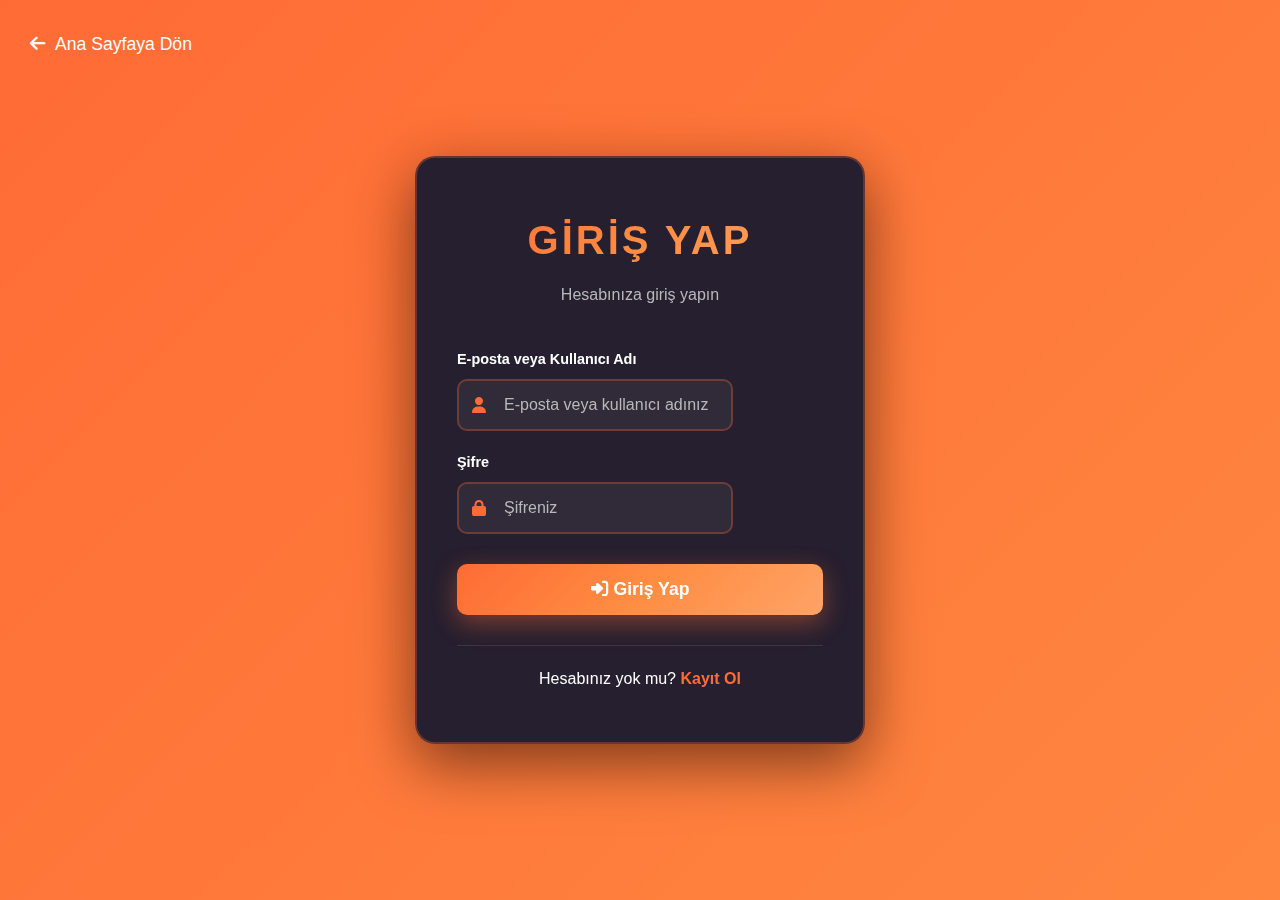
<file: login.html>
<!DOCTYPE html>
<html lang="tr">
<head>
    <meta charset="UTF-8">
    <meta name="viewport" content="width=device-width, initial-scale=1.0">
    <title>Giriş Yap - Meter</title>
    <link rel="stylesheet" href="styles.css">
    <link rel="stylesheet" href="https://cdnjs.cloudflare.com/ajax/libs/font-awesome/6.4.0/css/all.min.css">
    <style>
        .auth-container {
            min-height: 100vh;
            display: flex;
            align-items: center;
            justify-content: center;
            background: linear-gradient(135deg, #FF6B35 0%, #FF8C42 30%, #FFA366 60%, #FFB88C 100%);
            background-size: 400% 400%;
            animation: gradientShift 10s ease infinite;
            padding: 40px 20px;
        }

        .auth-box {
            background: rgba(26, 26, 46, 0.95);
            backdrop-filter: blur(20px);
            border-radius: 20px;
            padding: 50px 40px;
            width: 100%;
            max-width: 450px;
            box-shadow: 0 20px 60px rgba(0, 0, 0, 0.5),
                        0 0 40px rgba(255, 107, 53, 0.3);
            border: 2px solid rgba(255, 107, 53, 0.3);
        }

        .auth-header {
            text-align: center;
            margin-bottom: 40px;
        }

        .auth-header h1 {
            font-size: 2.5rem;
            font-weight: 900;
            background: linear-gradient(135deg, #FF6B35, #FF8C42, #FFA366);
            -webkit-background-clip: text;
            -webkit-text-fill-color: transparent;
            background-clip: text;
            margin-bottom: 10px;
            letter-spacing: 3px;
        }

        .auth-header p {
            color: var(--text-gray);
            font-size: 1rem;
        }

        .auth-form {
            display: flex;
            flex-direction: column;
            gap: 20px;
        }

        .form-group {
            display: flex;
            flex-direction: column;
            gap: 8px;
        }

        .form-group label {
            color: var(--text-light);
            font-weight: 600;
            font-size: 0.9rem;
        }

        .form-group input {
            padding: 15px 20px;
            background: rgba(255, 255, 255, 0.05);
            border: 2px solid rgba(255, 107, 53, 0.3);
            border-radius: 10px;
            color: var(--text-light);
            font-size: 1rem;
            transition: all 0.3s ease;
        }

        .form-group input:focus {
            outline: none;
            border-color: var(--primary-color);
            background: rgba(255, 255, 255, 0.08);
            box-shadow: 0 0 20px rgba(255, 107, 53, 0.2);
        }

        .form-group input::placeholder {
            color: var(--text-gray);
        }

        .input-icon {
            position: relative;
        }

        .input-icon i {
            position: absolute;
            left: 15px;
            top: 50%;
            transform: translateY(-50%);
            color: var(--primary-color);
        }

        .input-icon input {
            padding-left: 45px;
        }

        .auth-btn {
            padding: 15px;
            background: linear-gradient(135deg, #FF6B35, #FF8C42, #FFA366);
            color: white;
            border: none;
            border-radius: 10px;
            font-size: 1.1rem;
            font-weight: 700;
            cursor: pointer;
            transition: all 0.3s ease;
            box-shadow: 0 8px 25px rgba(255, 107, 53, 0.4);
            margin-top: 10px;
        }

        .auth-btn:hover {
            transform: translateY(-2px);
            box-shadow: 0 12px 35px rgba(255, 107, 53, 0.6);
            background: linear-gradient(135deg, #FF8C42, #FFA366, #FFB88C);
        }

        .auth-footer {
            text-align: center;
            margin-top: 30px;
            padding-top: 20px;
            border-top: 1px solid rgba(255, 255, 255, 0.1);
        }

        .auth-footer a {
            color: var(--primary-color);
            text-decoration: none;
            font-weight: 600;
            transition: color 0.3s ease;
        }

        .auth-footer a:hover {
            color: #FF8C42;
        }

        .back-link {
            position: absolute;
            top: 30px;
            left: 30px;
            color: white;
            text-decoration: none;
            font-size: 1.1rem;
            display: flex;
            align-items: center;
            gap: 10px;
            transition: all 0.3s ease;
            z-index: 10;
        }

        .back-link:hover {
            transform: translateX(-5px);
            color: var(--primary-color);
        }
    </style>
</head>
<body>
    <a href="index.html" class="back-link">
        <i class="fas fa-arrow-left"></i>
        Ana Sayfaya Dön
    </a>
    
    <div class="auth-container">
        <div class="auth-box">
            <div class="auth-header">
                <h1>GİRİŞ YAP</h1>
                <p>Hesabınıza giriş yapın</p>
            </div>
            
            <form class="auth-form" onsubmit="event.preventDefault(); showNotification('Giriş başarılı!');">
                <div class="form-group">
                    <label for="email">E-posta veya Kullanıcı Adı</label>
                    <div class="input-icon">
                        <i class="fas fa-user"></i>
                        <input type="text" id="email" name="email" placeholder="E-posta veya kullanıcı adınız" required>
                    </div>
                </div>
                
                <div class="form-group">
                    <label for="password">Şifre</label>
                    <div class="input-icon">
                        <i class="fas fa-lock"></i>
                        <input type="password" id="password" name="password" placeholder="Şifreniz" required>
                    </div>
                </div>
                
                <button type="submit" class="auth-btn">
                    <i class="fas fa-sign-in-alt"></i> Giriş Yap
                </button>
            </form>
            
            <div class="auth-footer">
                <p>Hesabınız yok mu? <a href="register.html">Kayıt Ol</a></p>
            </div>
        </div>
    </div>

    <script src="script.js"></script>
</body>
</html>
</file>
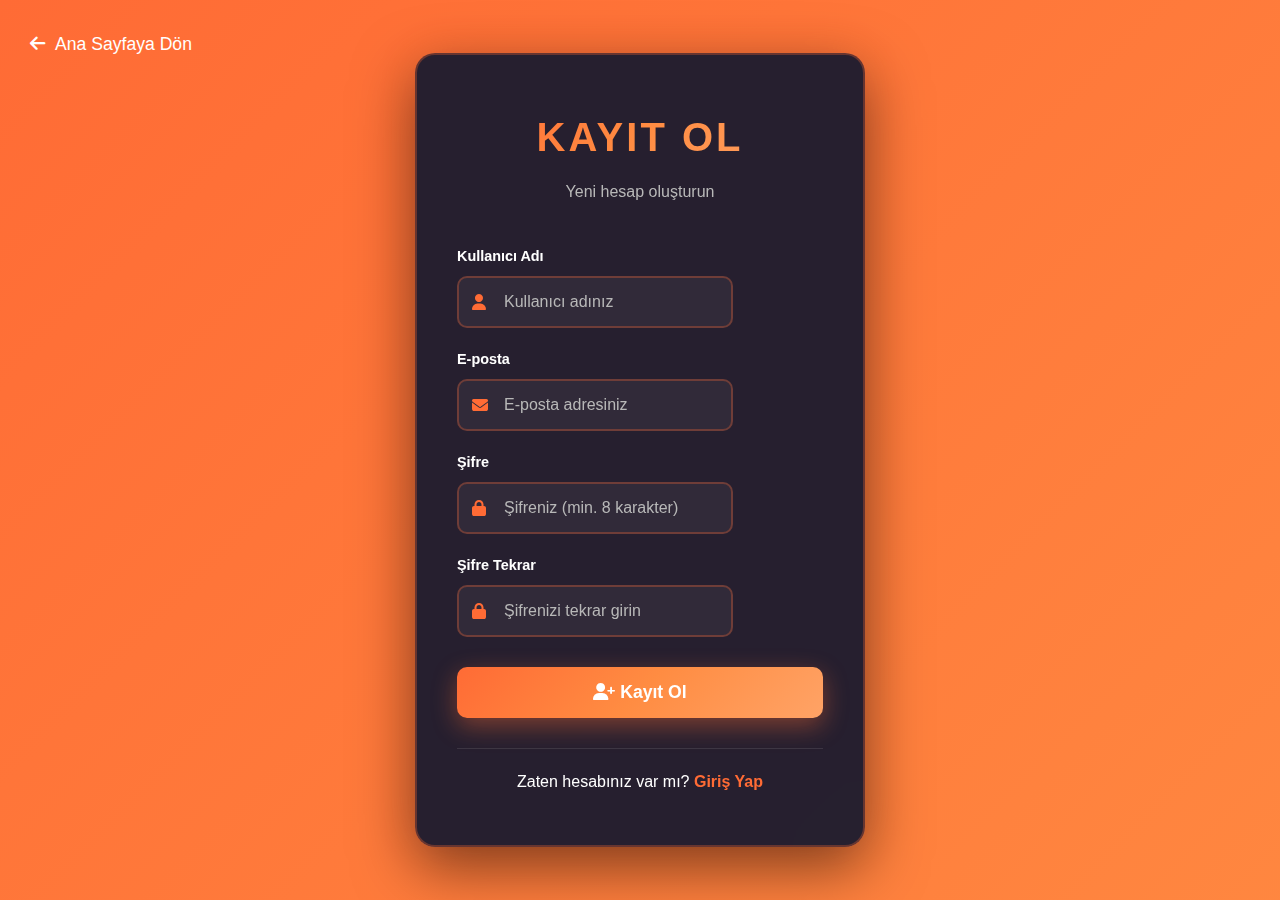
<file: register.html>
<!DOCTYPE html>
<html lang="tr">
<head>
    <meta charset="UTF-8">
    <meta name="viewport" content="width=device-width, initial-scale=1.0">
    <title>Kayıt Ol - Meter</title>
    <link rel="stylesheet" href="styles.css">
    <link rel="stylesheet" href="https://cdnjs.cloudflare.com/ajax/libs/font-awesome/6.4.0/css/all.min.css">
    <style>
        .auth-container {
            min-height: 100vh;
            display: flex;
            align-items: center;
            justify-content: center;
            background: linear-gradient(135deg, #FF6B35 0%, #FF8C42 30%, #FFA366 60%, #FFB88C 100%);
            background-size: 400% 400%;
            animation: gradientShift 10s ease infinite;
            padding: 40px 20px;
        }

        .auth-box {
            background: rgba(26, 26, 46, 0.95);
            backdrop-filter: blur(20px);
            border-radius: 20px;
            padding: 50px 40px;
            width: 100%;
            max-width: 450px;
            box-shadow: 0 20px 60px rgba(0, 0, 0, 0.5),
                        0 0 40px rgba(255, 107, 53, 0.3);
            border: 2px solid rgba(255, 107, 53, 0.3);
        }

        .auth-header {
            text-align: center;
            margin-bottom: 40px;
        }

        .auth-header h1 {
            font-size: 2.5rem;
            font-weight: 900;
            background: linear-gradient(135deg, #FF6B35, #FF8C42, #FFA366);
            -webkit-background-clip: text;
            -webkit-text-fill-color: transparent;
            background-clip: text;
            margin-bottom: 10px;
            letter-spacing: 3px;
        }

        .auth-header p {
            color: var(--text-gray);
            font-size: 1rem;
        }

        .auth-form {
            display: flex;
            flex-direction: column;
            gap: 20px;
        }

        .form-group {
            display: flex;
            flex-direction: column;
            gap: 8px;
        }

        .form-group label {
            color: var(--text-light);
            font-weight: 600;
            font-size: 0.9rem;
        }

        .form-group input {
            padding: 15px 20px;
            background: rgba(255, 255, 255, 0.05);
            border: 2px solid rgba(255, 107, 53, 0.3);
            border-radius: 10px;
            color: var(--text-light);
            font-size: 1rem;
            transition: all 0.3s ease;
        }

        .form-group input:focus {
            outline: none;
            border-color: var(--primary-color);
            background: rgba(255, 255, 255, 0.08);
            box-shadow: 0 0 20px rgba(255, 107, 53, 0.2);
        }

        .form-group input::placeholder {
            color: var(--text-gray);
        }

        .input-icon {
            position: relative;
        }

        .input-icon i {
            position: absolute;
            left: 15px;
            top: 50%;
            transform: translateY(-50%);
            color: var(--primary-color);
        }

        .input-icon input {
            padding-left: 45px;
        }

        .auth-btn {
            padding: 15px;
            background: linear-gradient(135deg, #FF6B35, #FF8C42, #FFA366);
            color: white;
            border: none;
            border-radius: 10px;
            font-size: 1.1rem;
            font-weight: 700;
            cursor: pointer;
            transition: all 0.3s ease;
            box-shadow: 0 8px 25px rgba(255, 107, 53, 0.4);
            margin-top: 10px;
        }

        .auth-btn:hover {
            transform: translateY(-2px);
            box-shadow: 0 12px 35px rgba(255, 107, 53, 0.6);
            background: linear-gradient(135deg, #FF8C42, #FFA366, #FFB88C);
        }

        .auth-footer {
            text-align: center;
            margin-top: 30px;
            padding-top: 20px;
            border-top: 1px solid rgba(255, 255, 255, 0.1);
        }

        .auth-footer a {
            color: var(--primary-color);
            text-decoration: none;
            font-weight: 600;
            transition: color 0.3s ease;
        }

        .auth-footer a:hover {
            color: #FF8C42;
        }

        .back-link {
            position: absolute;
            top: 30px;
            left: 30px;
            color: white;
            text-decoration: none;
            font-size: 1.1rem;
            display: flex;
            align-items: center;
            gap: 10px;
            transition: all 0.3s ease;
            z-index: 10;
        }

        .back-link:hover {
            transform: translateX(-5px);
            color: var(--primary-color);
        }
    </style>
</head>
<body>
    <a href="index.html" class="back-link">
        <i class="fas fa-arrow-left"></i>
        Ana Sayfaya Dön
    </a>
    
    <div class="auth-container">
        <div class="auth-box">
            <div class="auth-header">
                <h1>KAYIT OL</h1>
                <p>Yeni hesap oluşturun</p>
            </div>
            
            <form class="auth-form" onsubmit="event.preventDefault(); showNotification('Kayıt başarılı!');">
                <div class="form-group">
                    <label for="username">Kullanıcı Adı</label>
                    <div class="input-icon">
                        <i class="fas fa-user"></i>
                        <input type="text" id="username" name="username" placeholder="Kullanıcı adınız" required>
                    </div>
                </div>
                
                <div class="form-group">
                    <label for="email">E-posta</label>
                    <div class="input-icon">
                        <i class="fas fa-envelope"></i>
                        <input type="email" id="email" name="email" placeholder="E-posta adresiniz" required>
                    </div>
                </div>
                
                <div class="form-group">
                    <label for="password">Şifre</label>
                    <div class="input-icon">
                        <i class="fas fa-lock"></i>
                        <input type="password" id="password" name="password" placeholder="Şifreniz (min. 8 karakter)" required>
                    </div>
                </div>
                
                <div class="form-group">
                    <label for="password-confirm">Şifre Tekrar</label>
                    <div class="input-icon">
                        <i class="fas fa-lock"></i>
                        <input type="password" id="password-confirm" name="password-confirm" placeholder="Şifrenizi tekrar girin" required>
                    </div>
                </div>
                
                <button type="submit" class="auth-btn">
                    <i class="fas fa-user-plus"></i> Kayıt Ol
                </button>
            </form>
            
            <div class="auth-footer">
                <p>Zaten hesabınız var mı? <a href="login.html">Giriş Yap</a></p>
            </div>
        </div>
    </div>

    <script src="script.js"></script>
</body>
</html>
</file>
<file: styles.css>
/* Reset & Base Styles */
* {
    margin: 0;
    padding: 0;
    box-sizing: border-box;
}

:root {
    --primary-color: #FF6B35;
    --secondary-color: #2c3e50;
    --accent-color: #FF8C42;
    --dark-bg: #2a1a0e;
    --darker-bg: #1a0f08;
    --text-light: #ffffff;
    --text-gray: #b8b8b8;
    --gradient-1: linear-gradient(135deg, #FF6B35 0%, #FF8C42 50%, #FFA366 100%);
    --gradient-2: linear-gradient(135deg, #FF8C42 0%, #FFA366 50%, #FFB88C 100%);
    --gradient-3: linear-gradient(135deg, #FF6B35 0%, #FF8C42 30%, #FFA366 60%, #FFB88C 100%);
    --shadow: 0 10px 30px rgba(0, 0, 0, 0.3);
    --shadow-hover: 0 15px 40px rgba(0, 0, 0, 0.4);
}

body {
    font-family: 'Segoe UI', Tahoma, Geneva, Verdana, sans-serif;
    background: var(--darker-bg);
    color: var(--text-light);
    line-height: 1.6;
    overflow-x: hidden;
}

.container {
    max-width: 1200px;
    margin: 0 auto;
    padding: 0 20px;
}

/* Header */
.header {
    background: var(--dark-bg);
    padding: 10px 0;
    border-bottom: 1px solid rgba(255, 255, 255, 0.1);
}

.header-top {
    display: flex;
    justify-content: center;
    align-items: center;
    flex-wrap: wrap;
    gap: 15px;
}

.server-info {
    display: flex;
    gap: 20px;
    flex-wrap: wrap;
    align-items: center;
    justify-content: center;
    width: 100%;
}

.server-info span {
    display: flex;
    align-items: center;
    gap: 8px;
    font-size: 14px;
    color: var(--text-gray);
}

.server-info i {
    color: var(--primary-color);
}

.copy-btn-large {
    background: linear-gradient(135deg, #FF6B35, #FF8C42, #FFA366);
    color: white;
    border: none;
    padding: 20px 40px;
    border-radius: 15px;
    cursor: pointer;
    font-size: 1.3rem;
    font-weight: 700;
    transition: all 0.3s ease;
    box-shadow: 0 8px 30px rgba(255, 107, 53, 0.4);
    border: 3px solid rgba(255, 255, 255, 0.2);
    display: flex;
    align-items: center;
    gap: 15px;
    letter-spacing: 1px;
    text-transform: uppercase;
}

.copy-btn-large:hover {
    background: linear-gradient(135deg, #FF8C42, #FFA366, #FFB88C);
    transform: translateY(-3px);
    box-shadow: 0 12px 40px rgba(255, 107, 53, 0.6);
    border-color: rgba(255, 255, 255, 0.3);
}

.copy-btn-large i {
    font-size: 1.5rem;
}

.header-actions {
    display: flex;
    gap: 10px;
}

.btn-login,
.btn-register {
    padding: 8px 20px;
    border-radius: 5px;
    text-decoration: none;
    font-size: 14px;
    transition: all 0.3s ease;
}

.btn-login {
    background: transparent;
    border: 1px solid var(--primary-color);
    color: var(--primary-color);
}

.btn-login:hover {
    background: var(--primary-color);
    color: white;
}

.btn-register {
    background: var(--primary-color);
    color: white;
    border: 1px solid var(--primary-color);
}

.btn-register:hover {
    background: #E55A2B;
}

/* Navigation */
.navbar {
    background: var(--dark-bg);
    padding: 15px 0;
    position: sticky;
    top: 0;
    z-index: 1000;
    box-shadow: 0 2px 10px rgba(0, 0, 0, 0.2);
}

.nav-wrapper {
    display: flex;
    justify-content: space-between;
    align-items: center;
}

.logo {
    display: flex;
    align-items: center;
}

.meter-logo-text {
    font-size: 2rem;
    font-weight: 900;
    background: linear-gradient(135deg, #FF6B35, #FF8C42, #FFA366);
    -webkit-background-clip: text;
    -webkit-text-fill-color: transparent;
    background-clip: text;
    letter-spacing: 4px;
    text-transform: uppercase;
    position: relative;
}

.meter-logo-text::after {
    content: '';
    position: absolute;
    bottom: -5px;
    left: 0;
    width: 100%;
    height: 3px;
    background: linear-gradient(90deg, #FF6B35, #FF8C42, #FFA366);
    border-radius: 2px;
}


.nav-menu {
    display: flex;
    list-style: none;
    gap: 30px;
    align-items: center;
}

.nav-menu a {
    color: var(--text-light);
    text-decoration: none;
    font-weight: 500;
    transition: color 0.3s ease;
    position: relative;
    padding: 5px 0;
}

.nav-menu a::after {
    content: '';
    position: absolute;
    bottom: 0;
    left: 0;
    width: 0;
    height: 2px;
    background: var(--primary-color);
    transition: width 0.3s ease;
}

.nav-menu a:hover::after,
.nav-menu a.active::after {
    width: 100%;
}

.nav-menu a:hover,
.nav-menu a.active {
    color: var(--primary-color);
}

.nav-toggle {
    display: none;
    flex-direction: column;
    cursor: pointer;
    gap: 5px;
}

.nav-toggle span {
    width: 25px;
    height: 3px;
    background: var(--text-light);
    transition: all 0.3s ease;
}

/* Hero Section */
.hero {
    position: relative;
    min-height: 600px;
    display: flex;
    align-items: center;
    justify-content: center;
    background: linear-gradient(135deg, #FF6B35 0%, #FF8C42 30%, #FFA366 60%, #FFB88C 100%);
    background-size: 400% 400%;
    background-position: center;
    overflow: hidden;
    animation: gradientShift 10s ease infinite;
}

@keyframes gradientShift {
    0% {
        background-position: 0% 50%;
    }
    50% {
        background-position: 100% 50%;
    }
    100% {
        background-position: 0% 50%;
    }
}

.hero::before {
    content: '';
    position: absolute;
    top: 0;
    left: 0;
    right: 0;
    bottom: 0;
    background: url('data:image/svg+xml,<svg width="100" height="100" xmlns="http://www.w3.org/2000/svg"><defs><pattern id="grid" width="100" height="100" patternUnits="userSpaceOnUse"><path d="M 100 0 L 0 0 0 100" fill="none" stroke="rgba(255,255,255,0.1)" stroke-width="1"/></pattern></defs><rect width="100" height="100" fill="url(%23grid)"/></svg>');
    opacity: 0.3;
}

.hero-overlay {
    position: absolute;
    top: 0;
    left: 0;
    right: 0;
    bottom: 0;
    background: rgba(0, 0, 0, 0.4);
}

.hero-content {
    position: relative;
    z-index: 2;
    text-align: center;
    padding: 40px 20px;
}

.hero-badge {
    display: inline-block;
    padding: 10px 30px;
    background: rgba(255, 255, 255, 0.15);
    backdrop-filter: blur(10px);
    border: 2px solid rgba(255, 255, 255, 0.3);
    border-radius: 50px;
    color: white;
    font-size: 1rem;
    font-weight: 600;
    letter-spacing: 2px;
    margin-bottom: 30px;
    text-transform: uppercase;
    animation: fadeInUp 1s ease 0.2s both;
    box-shadow: 0 8px 32px rgba(0, 0, 0, 0.2);
}

.hero-title {
    font-size: 5.5rem;
    font-weight: 900;
    margin-bottom: 40px;
    color: white;
    text-shadow: 
        0 0 20px rgba(255, 255, 255, 0.5),
        0 0 40px rgba(255, 107, 53, 0.5),
        0 0 60px rgba(255, 140, 66, 0.3),
        0 4px 10px rgba(0, 0, 0, 0.3);
    animation: fadeInUp 1s ease 0.4s both;
    letter-spacing: 8px;
    text-transform: uppercase;
    position: relative;
}

.hero-title::after {
    content: '';
    position: absolute;
    bottom: -15px;
    left: 50%;
    transform: translateX(-50%);
    width: 100px;
    height: 4px;
    background: linear-gradient(90deg, transparent, white, transparent);
    border-radius: 2px;
    animation: fadeInUp 1s ease 0.6s both;
}

.hero-subtitle {
    font-size: 1.3rem;
    margin-bottom: 30px;
    color: rgba(255, 255, 255, 0.9);
    animation: fadeInUp 1s ease 0.2s both;
}

.hero-buttons {
    display: flex;
    gap: 20px;
    justify-content: center;
    margin-bottom: 40px;
    flex-wrap: wrap;
    animation: fadeInUp 1s ease 0.4s both;
}

.btn {
    padding: 15px 40px;
    border-radius: 50px;
    text-decoration: none;
    font-weight: 600;
    transition: all 0.3s ease;
    display: inline-block;
    border: 2px solid transparent;
}

.btn-primary {
    background: linear-gradient(135deg, #FF6B35, #FF8C42, #FFA366);
    color: white;
    border: 2px solid rgba(255, 255, 255, 0.3);
    box-shadow: 0 8px 25px rgba(255, 107, 53, 0.4);
}

.btn-primary:hover {
    transform: translateY(-3px);
    box-shadow: 0 12px 35px rgba(255, 107, 53, 0.6);
    background: linear-gradient(135deg, #FF8C42, #FFA366, #FFB88C);
}

.btn-secondary {
    background: linear-gradient(135deg, rgba(255, 255, 255, 0.1), rgba(255, 255, 255, 0.05));
    color: var(--text-light);
    border: 2px solid rgba(255, 255, 255, 0.3);
    backdrop-filter: blur(10px);
}

.btn-secondary:hover {
    background: linear-gradient(135deg, rgba(255, 255, 255, 0.2), rgba(255, 255, 255, 0.1));
    border-color: rgba(255, 255, 255, 0.5);
    box-shadow: 0 8px 25px rgba(255, 255, 255, 0.2);
}

.social-links {
    display: flex;
    gap: 30px;
    justify-content: center;
    align-items: center;
    animation: fadeInUp 1s ease 0.6s both;
    margin-top: 20px;
}

.social-icon {
    display: inline-flex;
    align-items: center;
    justify-content: center;
    width: 90px;
    height: 90px;
    border-radius: 50%;
    background: linear-gradient(135deg, rgba(255, 107, 53, 0.3), rgba(255, 140, 66, 0.2), rgba(255, 163, 102, 0.1));
    color: white;
    text-decoration: none;
    transition: all 0.4s cubic-bezier(0.175, 0.885, 0.32, 1.275);
    font-size: 2.5rem;
    backdrop-filter: blur(15px);
    border: 3px solid rgba(255, 107, 53, 0.4);
    box-shadow: 0 8px 32px rgba(255, 107, 53, 0.2),
                0 0 20px rgba(255, 107, 53, 0.1),
                inset 0 1px 0 rgba(255, 255, 255, 0.2);
    position: relative;
    overflow: hidden;
}

.social-icon::before {
    content: '';
    position: absolute;
    top: 50%;
    left: 50%;
    width: 0;
    height: 0;
    border-radius: 50%;
    background: rgba(255, 255, 255, 0.2);
    transform: translate(-50%, -50%);
    transition: width 0.4s ease, height 0.4s ease;
}

.social-icon:hover::before {
    width: 100%;
    height: 100%;
}

.social-icon:hover {
    transform: translateY(-8px) scale(1.15);
    background: linear-gradient(135deg, rgba(255, 107, 53, 0.5), rgba(255, 140, 66, 0.4), rgba(255, 163, 102, 0.3));
    box-shadow: 0 15px 40px rgba(255, 107, 53, 0.4),
                0 0 40px rgba(255, 107, 53, 0.3),
                0 0 60px rgba(255, 140, 66, 0.2),
                inset 0 1px 0 rgba(255, 255, 255, 0.3);
    border-width: 4px;
    border-color: rgba(255, 107, 53, 0.6);
}

.social-icon i {
    position: relative;
    z-index: 1;
    transition: transform 0.3s ease;
}

.social-icon:hover i {
    transform: scale(1.1) rotate(5deg);
}

.social-icon.fa-discord {
    background: linear-gradient(135deg, rgba(88, 101, 242, 0.25), rgba(88, 101, 242, 0.15), rgba(88, 101, 242, 0.1));
    border-color: rgba(88, 101, 242, 0.5);
}

.social-icon.fa-discord:hover {
    background: linear-gradient(135deg, #5865F2, #4752C4, #3B45A3);
    border-color: #5865F2;
    box-shadow: 0 15px 40px rgba(88, 101, 242, 0.6),
                0 0 50px rgba(88, 101, 242, 0.5),
                0 0 70px rgba(88, 101, 242, 0.3),
                inset 0 1px 0 rgba(255, 255, 255, 0.3);
}

.social-icon.fa-play-circle {
    background: linear-gradient(135deg, rgba(83, 252, 24, 0.25), rgba(83, 252, 24, 0.15), rgba(83, 252, 24, 0.1));
    border-color: rgba(83, 252, 24, 0.5);
}

.social-icon.fa-play-circle:hover {
    background: linear-gradient(135deg, #53FC18, #45E014, #3BC012);
    border-color: #53FC18;
    color: #000;
    box-shadow: 0 15px 40px rgba(83, 252, 24, 0.6),
                0 0 50px rgba(83, 252, 24, 0.5),
                0 0 70px rgba(83, 252, 24, 0.3),
                inset 0 1px 0 rgba(255, 255, 255, 0.3);
}

.social-icon.fa-youtube {
    background: linear-gradient(135deg, rgba(255, 0, 0, 0.25), rgba(255, 0, 0, 0.15), rgba(255, 0, 0, 0.1));
    border-color: rgba(255, 0, 0, 0.5);
}

.social-icon.fa-youtube:hover {
    background: linear-gradient(135deg, #FF0000, #CC0000, #990000);
    border-color: #FF0000;
    box-shadow: 0 15px 40px rgba(255, 0, 0, 0.6),
                0 0 50px rgba(255, 0, 0, 0.5),
                0 0 70px rgba(255, 0, 0, 0.3),
                inset 0 1px 0 rgba(255, 255, 255, 0.3);
}

/* Events Section */
.events-section {
    padding: 80px 0;
    background: var(--dark-bg);
}

.events-grid {
    display: grid;
    grid-template-columns: repeat(auto-fit, minmax(300px, 1fr));
    gap: 30px;
    margin-top: 50px;
}

.event-item {
    border-radius: 15px;
    overflow: hidden;
    transition: all 0.3s ease;
    box-shadow: 0 10px 30px rgba(0, 0, 0, 0.3);
    border: 2px solid rgba(255, 107, 53, 0.2);
}

.event-item:hover {
    transform: translateY(-10px);
    box-shadow: 0 15px 40px rgba(255, 107, 53, 0.4),
                0 0 30px rgba(255, 107, 53, 0.3);
    border-color: rgba(255, 107, 53, 0.5);
}

.event-image {
    width: 100%;
    height: 300px;
    overflow: hidden;
    position: relative;
}

.event-image img {
    width: 100%;
    height: 100%;
    object-fit: cover;
    transition: transform 0.5s ease;
}

.event-item:hover .event-image img {
    transform: scale(1.1);
}

.event-info {
    padding: 20px;
    background: var(--darker-bg);
    text-align: center;
}

.event-info h3 {
    color: var(--text-light);
    font-size: 1.3rem;
    margin-bottom: 8px;
    font-weight: 700;
}

.event-info p {
    color: var(--text-gray);
    font-size: 0.95rem;
}

.section-title {
    font-size: 2.5rem;
    text-align: center;
    margin-bottom: 10px;
    color: var(--text-light);
}

.section-subtitle {
    text-align: center;
    color: var(--text-gray);
    font-size: 1.2rem;
    margin-bottom: 50px;
}


/* News Section */
.news-section {
    padding: 80px 0;
    background: var(--dark-bg);
}

.news-grid {
    display: grid;
    grid-template-columns: repeat(auto-fit, minmax(350px, 1fr));
    gap: 30px;
    margin-top: 50px;
}

.news-card {
    background: var(--dark-bg);
    border-radius: 15px;
    overflow: hidden;
    transition: all 0.3s ease;
}

.news-card:hover {
    transform: translateY(-5px);
    box-shadow: var(--shadow);
}

.news-image {
    width: 100%;
    height: 200px;
    overflow: hidden;
}

.news-image img {
    width: 100%;
    height: 100%;
    object-fit: cover;
    transition: transform 0.3s ease;
}

.news-card:hover .news-image img {
    transform: scale(1.1);
}

.news-content {
    padding: 25px;
}

.news-content h3 {
    font-size: 1.3rem;
    margin-bottom: 15px;
    color: var(--text-light);
}

.news-date {
    color: var(--text-gray);
    font-size: 0.9rem;
    margin-bottom: 15px;
    display: flex;
    align-items: center;
    gap: 8px;
}

.news-excerpt {
    color: var(--text-gray);
    margin-bottom: 15px;
    line-height: 1.6;
}

.news-read-more {
    color: var(--primary-color);
    text-decoration: none;
    font-weight: 600;
    transition: color 0.3s ease;
}

.news-read-more:hover {
    color: #E55A2B;
}

/* About Section */
.about-section {
    padding: 80px 0;
    background: var(--darker-bg);
    text-align: center;
}

.about-text {
    font-size: 1.3rem;
    color: var(--text-gray);
    max-width: 800px;
    margin: 0 auto;
}

/* Footer */
.footer {
    background: var(--darker-bg);
    padding: 60px 0 30px;
    border-top: 1px solid rgba(255, 255, 255, 0.1);
}

.footer-content {
    display: grid;
    grid-template-columns: repeat(auto-fit, minmax(250px, 1fr));
    gap: 40px;
    margin-bottom: 40px;
}

.footer-section h4 {
    margin-bottom: 20px;
    color: var(--text-light);
    font-size: 1.2rem;
}

.footer-section ul {
    list-style: none;
}

.footer-section ul li {
    margin-bottom: 10px;
}

.footer-section ul li a {
    color: var(--text-gray);
    text-decoration: none;
    transition: color 0.3s ease;
    display: flex;
    align-items: center;
    gap: 8px;
}

.footer-section ul li a:hover {
    color: var(--primary-color);
}

.footer-social-links {
    display: flex;
    gap: 20px;
    align-items: center;
    flex-wrap: wrap;
}

.footer-social-icon {
    display: inline-flex;
    align-items: center;
    justify-content: center;
    width: 70px;
    height: 70px;
    border-radius: 50%;
    background: linear-gradient(135deg, rgba(255, 107, 53, 0.2), rgba(255, 140, 66, 0.15), rgba(255, 163, 102, 0.1));
    color: var(--text-gray);
    text-decoration: none;
    transition: all 0.4s cubic-bezier(0.175, 0.885, 0.32, 1.275);
    font-size: 2rem;
    border: 3px solid rgba(255, 107, 53, 0.3);
    box-shadow: 0 6px 20px rgba(255, 107, 53, 0.15),
                0 0 15px rgba(255, 107, 53, 0.1),
                inset 0 1px 0 rgba(255, 255, 255, 0.1);
    position: relative;
    overflow: hidden;
    backdrop-filter: blur(10px);
}

.footer-social-icon::before {
    content: '';
    position: absolute;
    top: 50%;
    left: 50%;
    width: 0;
    height: 0;
    border-radius: 50%;
    background: rgba(255, 255, 255, 0.15);
    transform: translate(-50%, -50%);
    transition: width 0.4s ease, height 0.4s ease;
}

.footer-social-icon:hover::before {
    width: 100%;
    height: 100%;
}

.footer-social-icon:hover {
    transform: translateY(-5px) scale(1.12);
    background: linear-gradient(135deg, rgba(255, 107, 53, 0.4), rgba(255, 140, 66, 0.3), rgba(255, 163, 102, 0.2));
    border-color: var(--primary-color);
    color: var(--text-light);
    box-shadow: 0 10px 30px rgba(255, 107, 53, 0.4),
                0 0 30px rgba(255, 107, 53, 0.3),
                0 0 50px rgba(255, 140, 66, 0.2),
                inset 0 1px 0 rgba(255, 255, 255, 0.2);
    border-width: 4px;
}

.footer-social-icon i {
    position: relative;
    z-index: 1;
    transition: transform 0.3s ease;
}

.footer-social-icon:hover i {
    transform: scale(1.1) rotate(5deg);
}

.footer-social-icon.fa-discord {
    background: linear-gradient(135deg, rgba(88, 101, 242, 0.2), rgba(88, 101, 242, 0.15), rgba(88, 101, 242, 0.1));
    border-color: rgba(88, 101, 242, 0.4);
}

.footer-social-icon.fa-discord:hover {
    background: linear-gradient(135deg, #5865F2, #4752C4, #3B45A3);
    border-color: #5865F2;
    color: white;
    box-shadow: 0 10px 30px rgba(88, 101, 242, 0.5),
                0 0 35px rgba(88, 101, 242, 0.4),
                0 0 55px rgba(88, 101, 242, 0.3),
                inset 0 1px 0 rgba(255, 255, 255, 0.2);
}

.footer-social-icon.fa-play-circle {
    background: linear-gradient(135deg, rgba(83, 252, 24, 0.2), rgba(83, 252, 24, 0.15), rgba(83, 252, 24, 0.1));
    border-color: rgba(83, 252, 24, 0.4);
}

.footer-social-icon.fa-play-circle:hover {
    background: linear-gradient(135deg, #53FC18, #45E014, #3BC012);
    border-color: #53FC18;
    color: #000;
    box-shadow: 0 10px 30px rgba(83, 252, 24, 0.5),
                0 0 35px rgba(83, 252, 24, 0.4),
                0 0 55px rgba(83, 252, 24, 0.3),
                inset 0 1px 0 rgba(255, 255, 255, 0.2);
}

.footer-social-icon.fa-youtube {
    background: linear-gradient(135deg, rgba(255, 0, 0, 0.2), rgba(255, 0, 0, 0.15), rgba(255, 0, 0, 0.1));
    border-color: rgba(255, 0, 0, 0.4);
}

.footer-social-icon.fa-youtube:hover {
    background: linear-gradient(135deg, #FF0000, #CC0000, #990000);
    border-color: #FF0000;
    color: white;
    box-shadow: 0 10px 30px rgba(255, 0, 0, 0.5),
                0 0 35px rgba(255, 0, 0, 0.4),
                0 0 55px rgba(255, 0, 0, 0.3),
                inset 0 1px 0 rgba(255, 255, 255, 0.2);
}

.footer-bottom {
    text-align: center;
    padding-top: 30px;
    border-top: 1px solid rgba(255, 255, 255, 0.1);
    color: var(--text-gray);
}

.footer-bottom p {
    margin-bottom: 10px;
}

.footer-disclaimer {
    font-size: 0.9rem;
    opacity: 0.7;
}

.footer-credits {
    font-size: 0.9rem;
}

/* Animations */
@keyframes fadeInUp {
    from {
        opacity: 0;
        transform: translateY(30px);
    }
    to {
        opacity: 1;
        transform: translateY(0);
    }
}

/* Responsive Design */
@media (max-width: 768px) {
    .nav-menu {
        position: fixed;
        left: -100%;
        top: 70px;
        flex-direction: column;
        background: var(--dark-bg);
        width: 100%;
        text-align: center;
        transition: 0.3s;
        box-shadow: 0 10px 27px rgba(0, 0, 0, 0.05);
        padding: 20px 0;
        gap: 0;
    }

    .nav-menu.active {
        left: 0;
    }

    .nav-menu li {
        width: 100%;
        padding: 15px 0;
    }

    .nav-toggle {
        display: flex;
    }

    .nav-toggle.active span:nth-child(1) {
        transform: rotate(45deg) translate(5px, 5px);
    }

    .nav-toggle.active span:nth-child(2) {
        opacity: 0;
    }

    .nav-toggle.active span:nth-child(3) {
        transform: rotate(-45deg) translate(7px, -6px);
    }

    .hero-title {
        font-size: 2.5rem;
    }

    .hero-subtitle {
        font-size: 1rem;
    }

    .section-title {
        font-size: 2rem;
    }

    .events-grid,
    .news-grid {
        grid-template-columns: 1fr;
    }

    .header-top {
        flex-direction: column;
        align-items: center;
    }

    .server-info {
        width: 100%;
        justify-content: center;
    }

    .copy-btn-large {
        font-size: 0.9rem;
        padding: 12px 20px;
        gap: 8px;
    }

    .copy-btn-large i {
        font-size: 1.1rem;
    }

    .meter-logo-text {
        font-size: 1.3rem;
        letter-spacing: 2px;
    }

    .hero-title {
        font-size: 3.5rem;
        letter-spacing: 4px;
    }

    .hero-badge {
        font-size: 0.85rem;
        padding: 8px 20px;
    }

    .social-links {
        gap: 20px;
    }

    .social-icon {
        width: 75px;
        height: 75px;
        font-size: 2rem;
    }

    .footer-social-icon {
        width: 60px;
        height: 60px;
        font-size: 1.7rem;
    }
}

@media (max-width: 480px) {
    .hero-title {
        font-size: 2rem;
    }

    .btn {
        padding: 12px 30px;
        font-size: 0.9rem;
    }

    .store-item,
    .news-card {
        padding: 25px 20px;
    }

    .social-links {
        gap: 15px;
    }

    .social-icon {
        width: 65px;
        height: 65px;
        font-size: 1.8rem;
    }

    .footer-social-icon {
        width: 55px;
        height: 55px;
        font-size: 1.5rem;
    }

    .hero-title {
        font-size: 2.5rem;
        letter-spacing: 3px;
    }

    .hero-badge {
        font-size: 0.75rem;
        padding: 6px 15px;
    }

    .copy-btn-large {
        font-size: 0.8rem;
        padding: 10px 15px;
        gap: 6px;
    }

    .copy-btn-large i {
        font-size: 1rem;
    }

    .meter-logo-text {
        font-size: 1.1rem;
        letter-spacing: 1px;
    }
}
</file>
